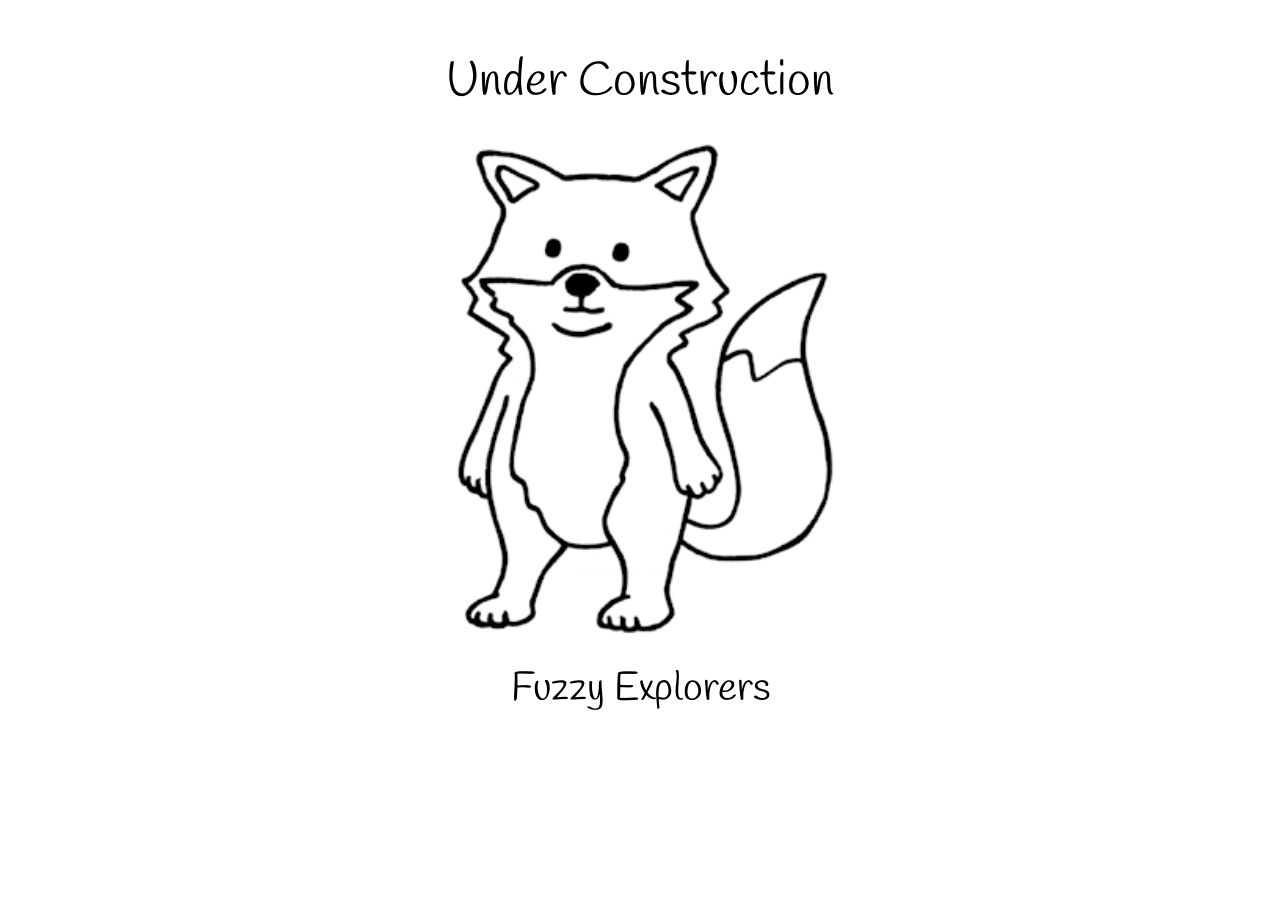
<file: index.html>
<!DOCTYPE html>
<html lang="en">

<head>
    <meta charset="UTF-8">

    <title>Adrian R. Devine</title>

    <link rel="stylesheet" href="styles.css">

    <link rel="preconnect" href="https://fonts.googleapis.com">
    <link rel="preconnect" href="https://fonts.gstatic.com" crossorigin>
    <link href="https://fonts.googleapis.com/css2?family=Handlee&display=swap" rel="stylesheet">
</head>

<body>

    <p class="heading">Under Construction</p>

    <a href="/fuzzy-explorers">
        <img src="images/fox_1.jpg" alt="Fox">
    </a>

    <a href="/fuzzy-explorers" class="league-link">
        Fuzzy Explorers
    </a>

</body>

</html>
</file>
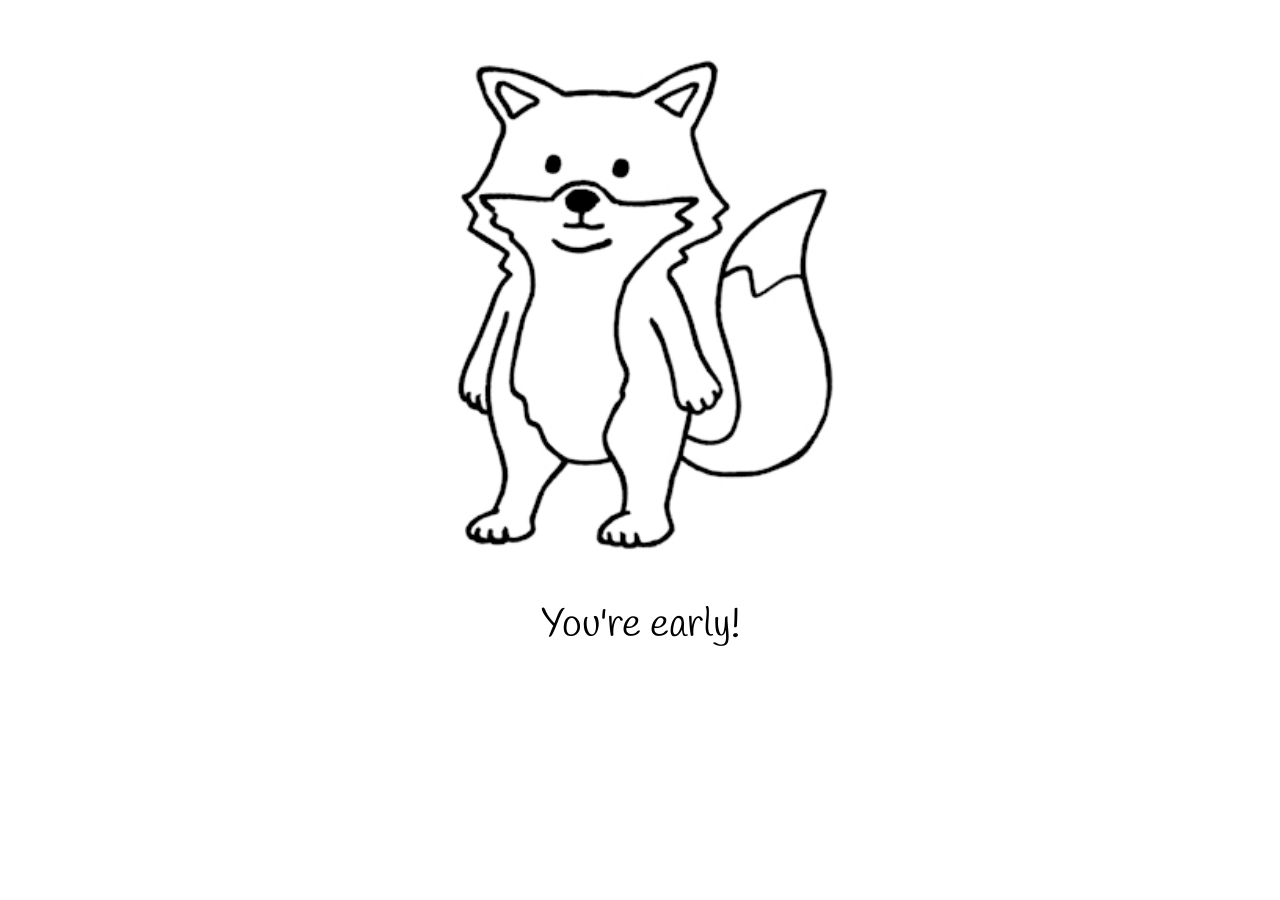
<file: fuzzy-explorers/index.html>
<!DOCTYPE html>
<html lang="en">

<head>
    <meta charset="UTF-8">

    <title>Fuzzy Explorers</title>

    <link rel="stylesheet" href="../styles.css">

    <link rel="preconnect" href="https://fonts.googleapis.com">
    <link rel="preconnect" href="https://fonts.gstatic.com" crossorigin>
    <link href="https://fonts.googleapis.com/css2?family=Handlee&amp;display=swap" rel="stylesheet">

<script>
  (function (s, e, n, d, er) {
    s['Sender'] = er;
    s[er] = s[er] || function () {
      (s[er].q = s[er].q || []).push(arguments)
    }, s[er].l = 1 * new Date();
    s[er].on = function(event, callback) {
      s[er].listeners = s[er].listeners || {};
      (s[er].listeners[event] = s[er].listeners[event] || []).push(callback);
    };
    var a = e.createElement(n),
        m = e.getElementsByTagName(n)[0];
    a.async = 1;
    a.src = d;
    m.parentNode.insertBefore(a, m)
  })(window, document, 'script', 'https://cdn.sender.net/accounts_resources/universal.js', 'sender');
  sender('db813e7e535288')
</script>
    
</head>

<body>

        <img src="../images/fox_1.jpg" alt="Fox">

    <p class="early">You're early!</p>

<div class="sender-form-container">
    <div class="sender-form-field" data-sender-form-id="bmZmvE"></div>
</div>
    
</body>

</html>
</file>
<file: styles.css>
body {
    text-align: center;
    font-family: Arial, sans-serif;
    margin-top: 50px;
}

img {
    max-width: 400px;
    width: 100%;
    height: auto;
}

.heading {
    font-family: "Handlee", cursive;
    font-size: 3rem;
    margin-bottom: 20px;
}

.early {
    font-family: "Handlee", cursive;
    font-size: 2.5rem;
}
    
.league-link {
    display: block;
    margin-top: 20px;
    font-family: "Handlee", cursive;
    font-size: 2.5rem;
    color: black;
    text-decoration: none;
}

.league-link:hover {
    text-decoration: underline;
}

.sender-form-container {
    display: flex;
    justify-content: center;
    margin-top: 20px;
}
</file>
